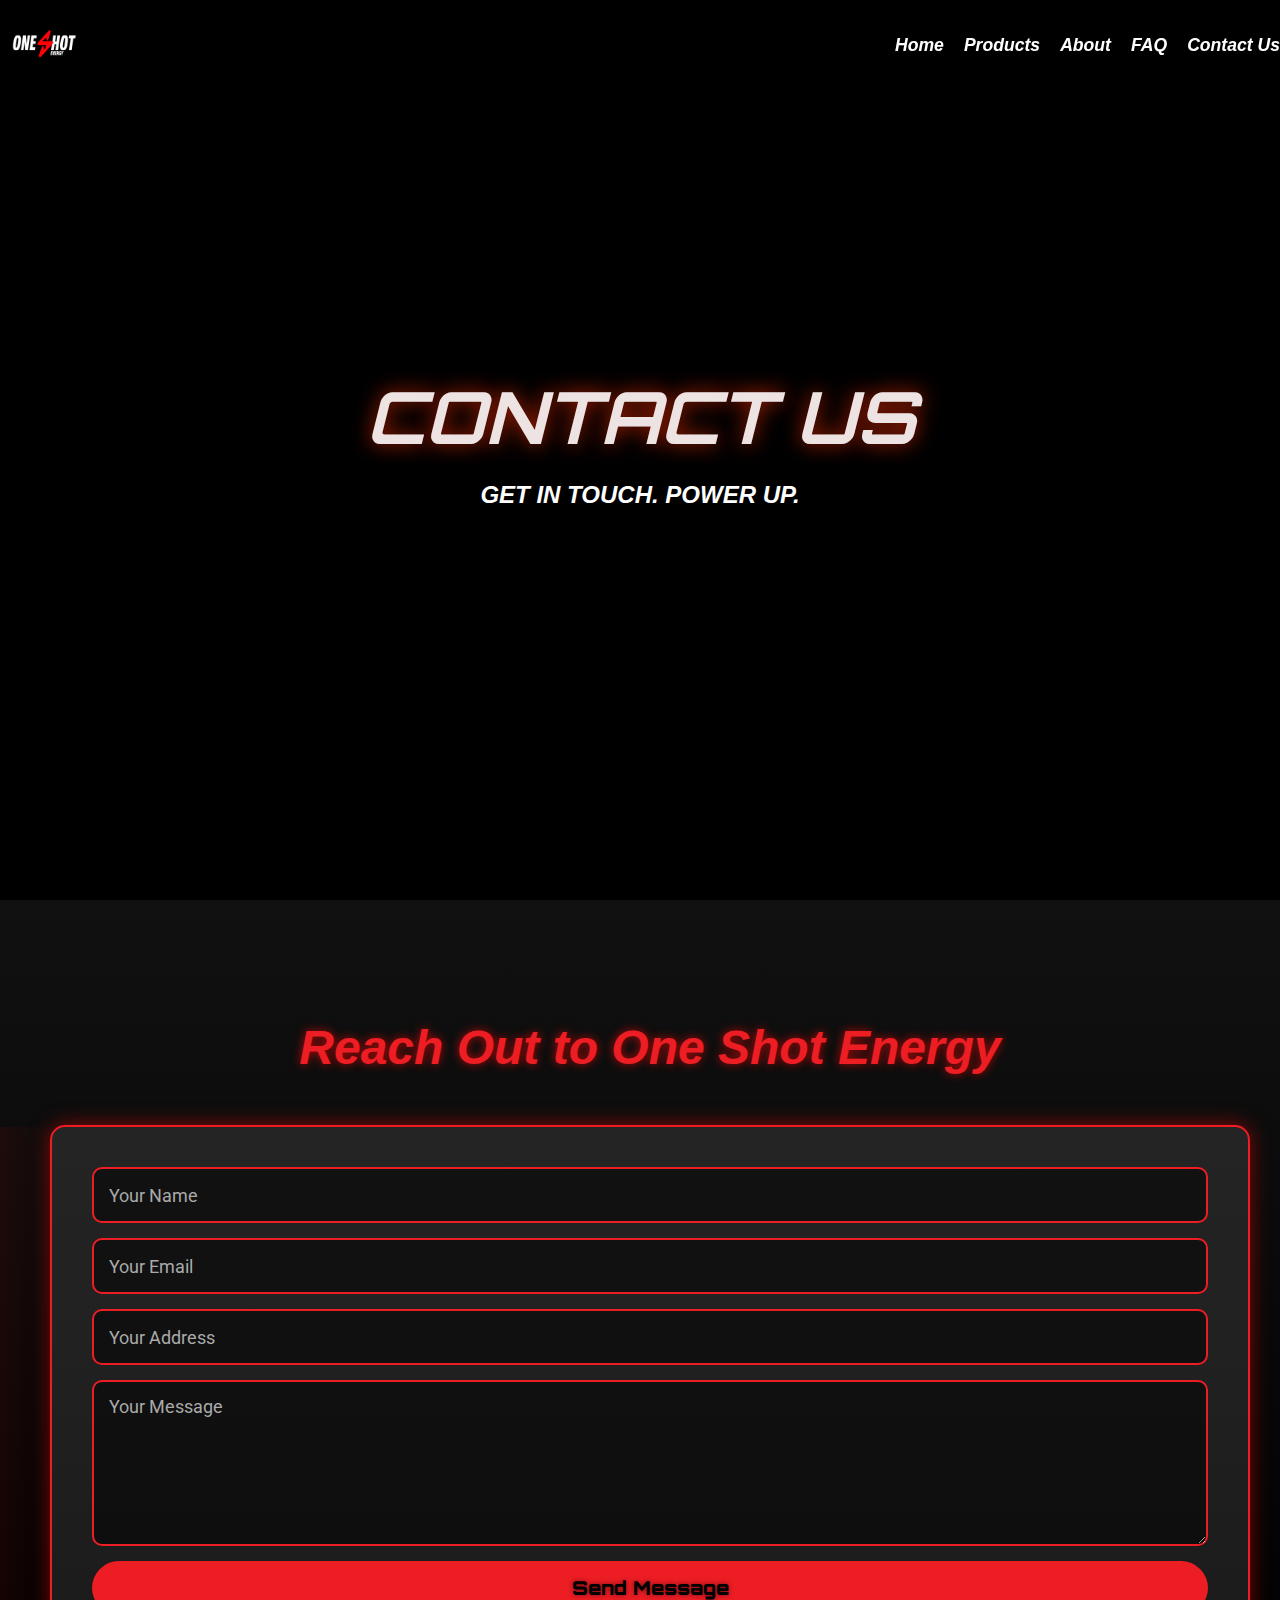
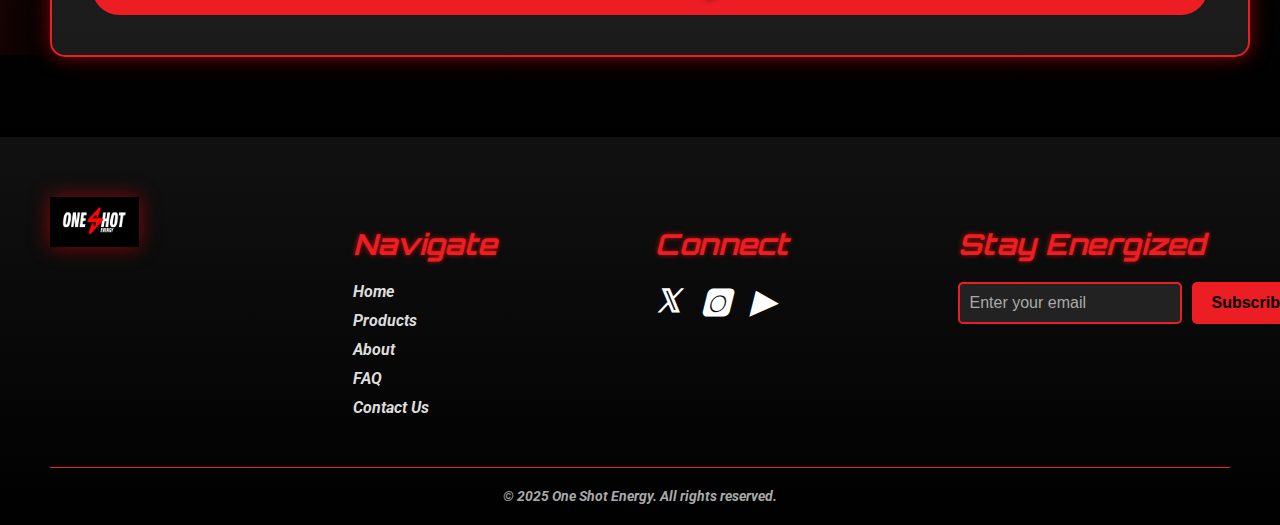
<file: contact.html>
<!DOCTYPE html>
<html lang="en">
<head>
    <meta charset="UTF-8">
    <meta name="viewport" content="width=device-width, initial-scale=1.0">
    <title>Contact Us - One Shot Energy</title>
    <link href="https://fonts.googleapis.com/css2?family=Orbitron:wght@400;700&family=Roboto:wght@400;900&display=swap" rel="stylesheet">
    <link rel="stylesheet" href="css/styles.css">
</head>
<body>
    <header class="hero">
        <div class="nav">
            <a href="index.html" class="logo">
                <img src="images/One_Shot_Logo.png" alt="One Shot Energy Logo">
            </a>
            <div class="burger-menu">
                <span></span>
                <span></span>
                <span></span>
            </div>
            <ul class="nav-menu">
                <li><a href="index.html">Home</a></li>
                <li><a href="products.html">Products</a></li>
                <li><a href="about.html">About</a></li>
                <li><a href="FAQ.html">FAQ</a></li>
                <li><a href="contact.html">Contact Us</a></li>
            </ul>
        </div>
        <video class="hero-video" autoplay muted loop playsinline>
            Your browser does not support the video tag.
        </video>
        <div class="hero-content">
            <h1>CONTACT US</h1>
            <p>GET IN TOUCH. POWER UP.</p>
        </div>
    </header>
    <section class="contact-section">
        <h2>Reach Out to One Shot Energy</h2>
        <div class="contact-form-container">
           <form class="contact-form" action="https://api.web3forms.com/submit" method="POST">
    <input type="hidden" name="access_key" value="e1e4a068-3e40-462d-98be-d25a882fc1d0">
    <input type="text" name="name" placeholder="Your Name" required>
    <input type="email" name="email" placeholder="Your Email" required>
    <input type="text" name="address" placeholder="Your Address" required>
    <textarea name="message" placeholder="Your Message" rows="6" required></textarea>
    <button type="submit">Send Message</button>
</form>

        </div>
    </section>
    <footer class="footer">
        <div class="footer-content">
            <div class="footer-logo">
                <a href="/">
                    <img src="images/One_Shot_Logo.png" alt="One Shot Energy Logo">
                </a>
            </div>
            <div class="footer-links">
                <h3>Navigate</h3>
                <ul>
                    <li><a href="index.html">Home</a></li>
                    <li><a href="products.html">Products</a></li>
                    <li><a href="about.html">About</a></li>
                    <li><a href="FAQ.html">FAQ</a></li>
                    <li><a href="contact.html">Contact Us</a></li>
                </ul>
            </div>
            <div class="footer-social">
                <h3>Connect</h3>
                <div class="social-icons">
                    <a href="https://x.com/zappenergyshots" class="social-icon" data-platform="twitter">𝕏</a>
                    <a href="https://www.instagram.com/oneshot.energy/" class="social-icon" data-platform="instagram">🅾</a>
                    <a href="https://www.youtube.com/@zappenergy" class="social-icon" data-platform="youtube">▶</a>
                </div>
            </div>
            <div class="footer-newsletter">
                <h3>Stay Energized</h3>
                <form class="newsletter-form">
                    <input type="email" placeholder="Enter your email" required>
                    <button type="submit">Subscribe</button>
                </form>
            </div>
        </div>
        <div class="footer-bottom">
            <p>© 2025 One Shot Energy. All rights reserved.</p>
        </div>
    </footer>
    <script src="js/script.js"></script>
</body>
</html>
</file>
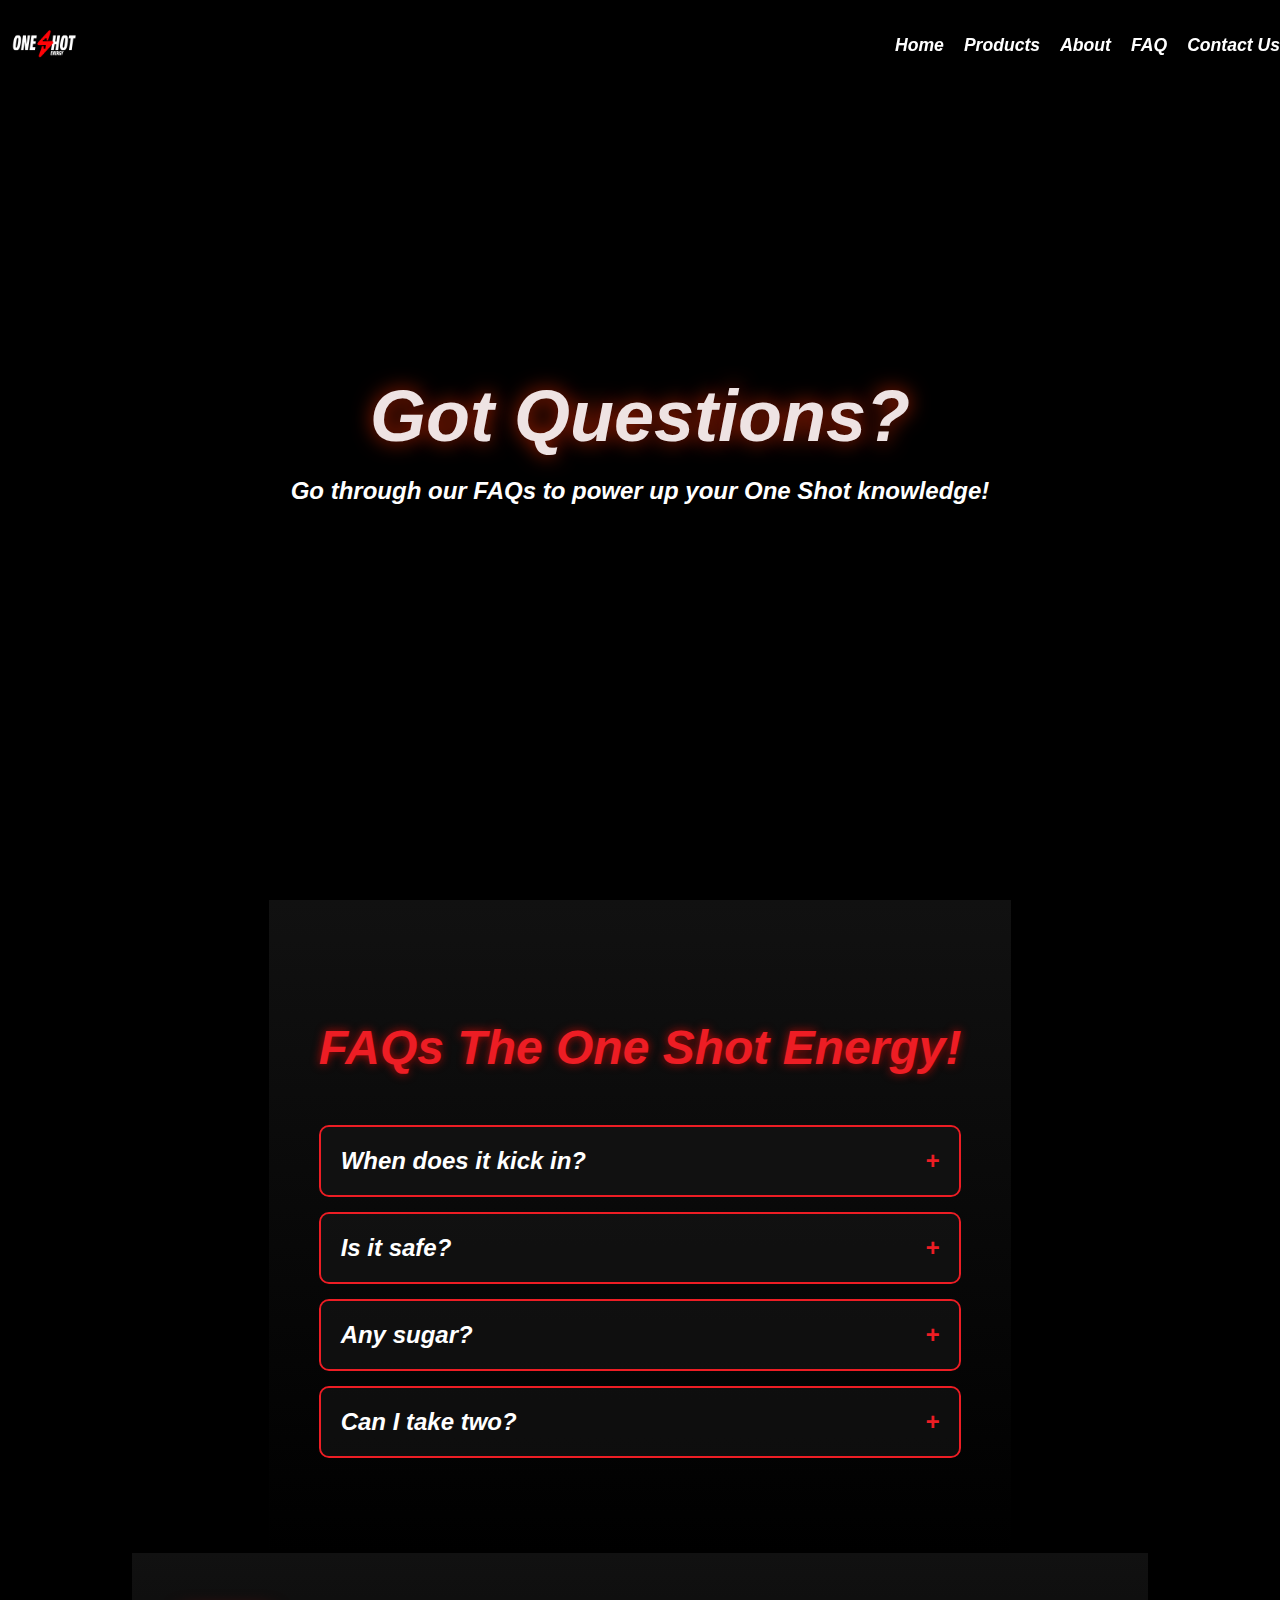
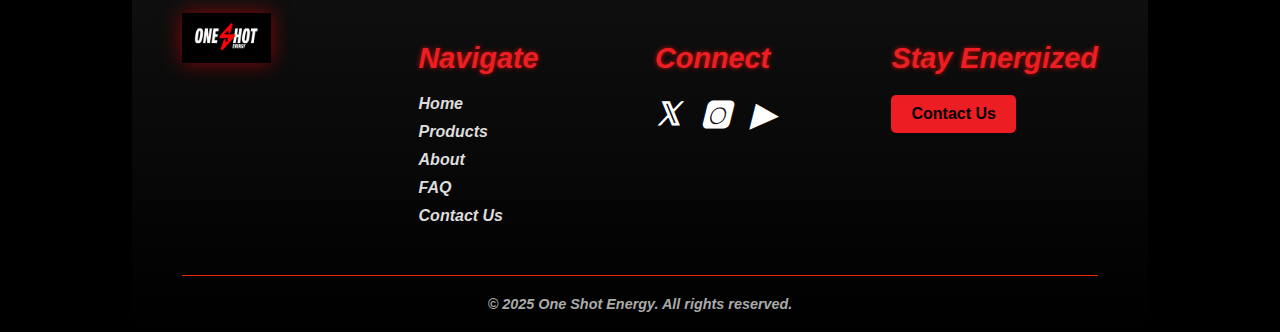
<file: FAQ.html>
<!DOCTYPE html>
<html lang="en">
<head>
    <meta charset="UTF-8">
    <meta name="viewport" content="width=device-width, initial-scale=1.0">
    <title>FAQ - One Shot Energy</title>
    <link href="https://fonts.googleapis.com/css2?family=Bebas+Neue&display=swap" rel="stylesheet">
    <link rel="stylesheet" href="css/styles.css">
</head>
<body>
    <header class="hero">
        <div class="nav">
            <a href="index.html" class="logo">
                <img src="images/One_Shot_Logo.png" alt="One Shot Energy Drink Logo">
            </a>
            <div class="burger-menu">
                <span></span>
                <span></span>
                <span></span>
            </div>
            <ul class="nav-menu">
                <li><a href="index.html">Home</a></li>
                <li><a href="products.html">Products</a></li>
                <li><a href="about.html">About</a></li>
                <li><a href="FAQ.html">FAQ</a></li>
                <li><a href="contact.html">Contact Us</a></li>
            </ul>
        </div>
        <div class="hero-content">
            <h1>Got Questions?</h1>
            <p>Go through our FAQs to power up your One Shot knowledge!</p>
        </div>
    </header>
    <section class="faq-section">
        <h2>FAQs The One Shot Energy!</h2>
        <div class="faq-container">
            <div class="faq-item">
                <div class="faq-question">
                    <h3>When does it kick in?</h3>
                    <span class="faq-toggle">+</span>
                </div>
                <div class="faq-answer">
                    <p> 10–15 mins. Fast like your hustle.</p>
                </div>
            </div>
            <div class="faq-item">
                <div class="faq-question">
                    <h3>Is it safe?</h3>
                    <span class="faq-toggle">+</span>
                </div>
                <div class="faq-answer">
                    <p>Yep. Lab-tested, FSSAI approved, and built for everyday use.</p>
                </div>
            </div>
            <div class="faq-item">
                <div class="faq-question">
                    <h3>Any sugar?</h3>
                    <span class="faq-toggle">+</span>
                </div>
                <div class="faq-answer">
                    <p>Zero. Nada. Zip. Sweetened with sucralose.</p>
                </div>
            </div>
            <div class="faq-item">
                <div class="faq-question">
                    <h3>Can I take two?</h3>
                    <span class="faq-toggle">+</span>
                </div>
                <div class="faq-answer">
                    <p>Max 2 per day. Don’t go overboard.</p>
                </div>
            </div>
        </div>
    </section>
<footer class="footer">
    <div class="footer-content">
        <div class="footer-logo">
            <a href="/">
                <img src="images/One_Shot_Logo.png" alt="One Shot Energy Logo">
            </a>
        </div>
        <div class="footer-links">
            <h3>Navigate</h3>
            <ul>
                <li><a href="index.html">Home</a></li>
                <li><a href="products.html">Products</a></li>
                <li><a href="about.html">About</a></li>
                <li><a href="FAQ.html">FAQ</a></li>
                <li><a href="contact.html">Contact Us</a></li>
            </ul>
        </div>
        <div class="footer-social">
            <h3>Connect</h3>
            <div class="social-icons">
                <a href="https://x.com/zappenergyshots" class="social-icon" data-platform="twitter">𝕏</a>
                <a href="https://www.instagram.com/oneshot.energy/" class="social-icon" data-platform="instagram">🅾</a>
                <a href="https://www.youtube.com/@zappenergy" class="social-icon" data-platform="youtube">▶</a>
            </div>
        </div>
       <div class="footer-newsletter">
    <h3>Stay Energized</h3>
    <a href="contact.html" class="subscribe-link">
        <button>Contact Us</button>
    </a>
</div>
    </div>
    <div class="footer-bottom">
        <p>&copy; 2025 One Shot Energy. All rights reserved.</p>
    </div>
</footer>
    <script src="js/script.js"></script>
</body>
</html>
</file>
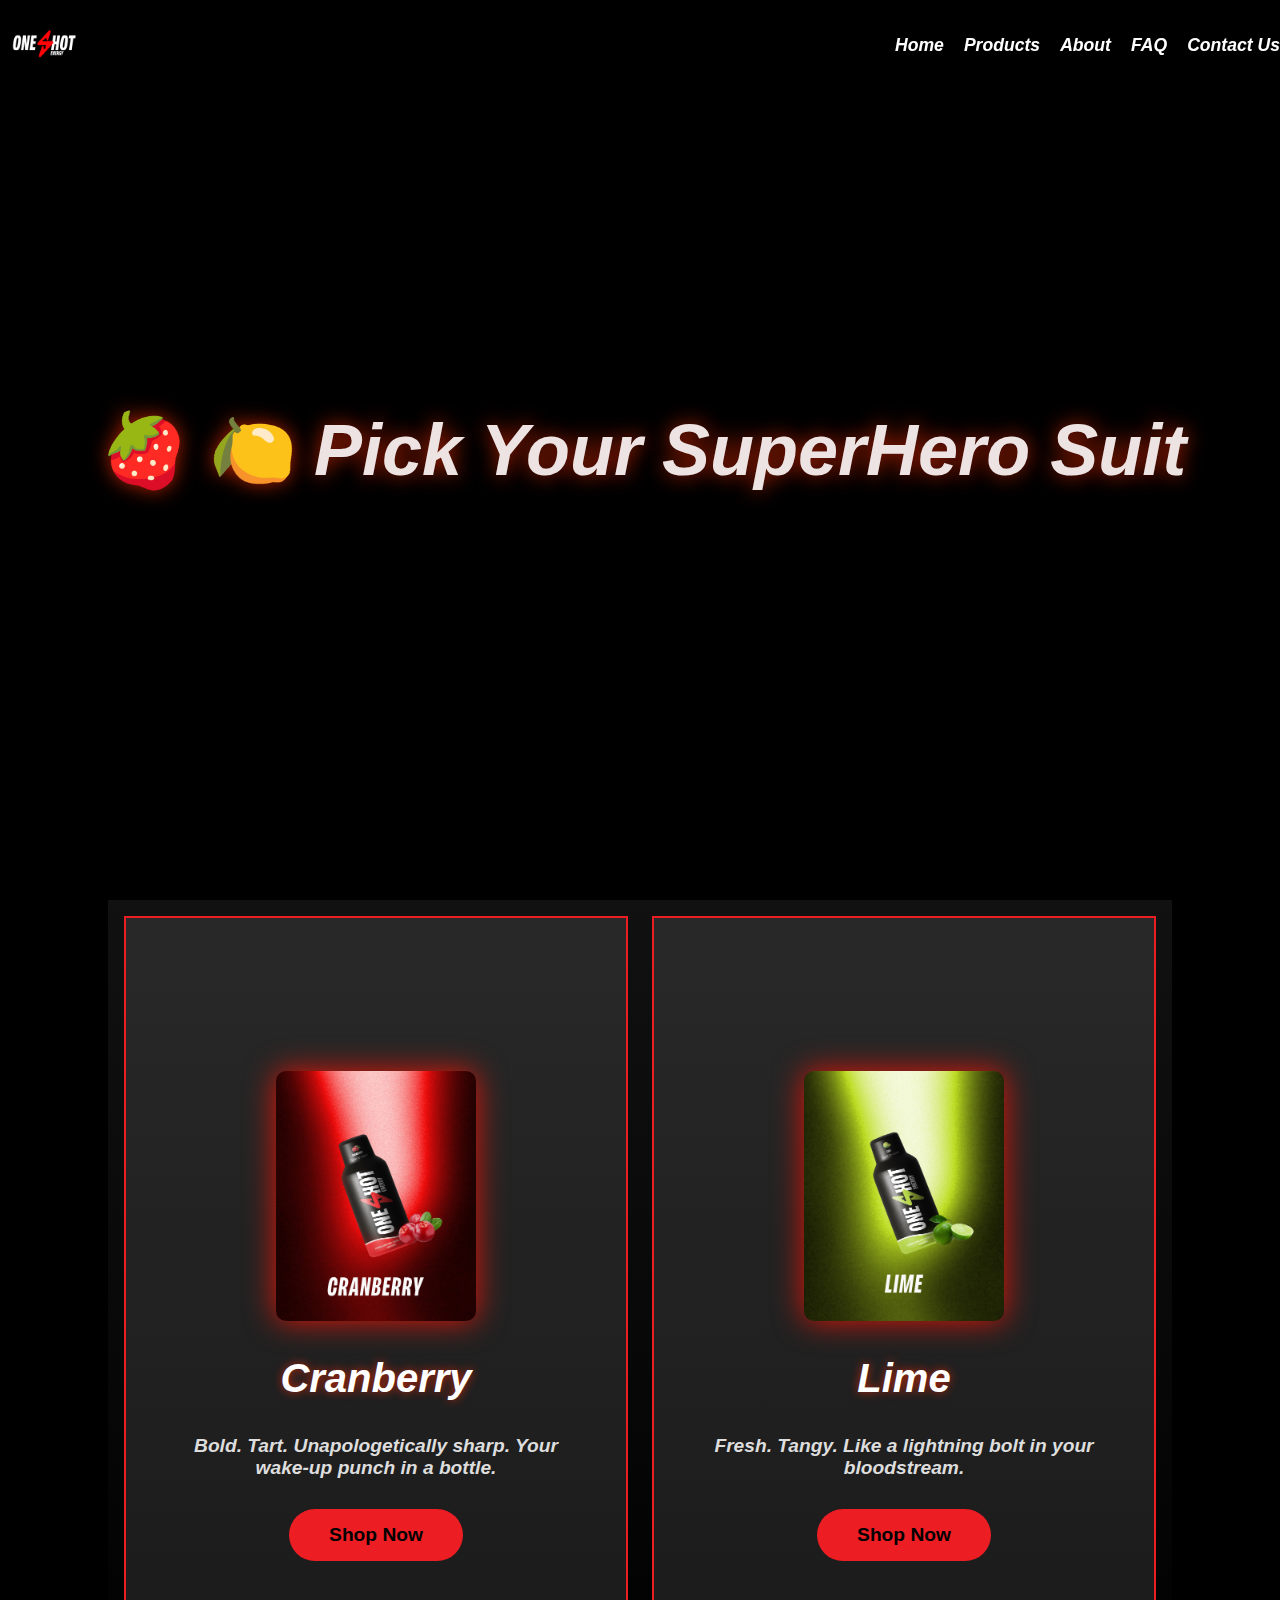
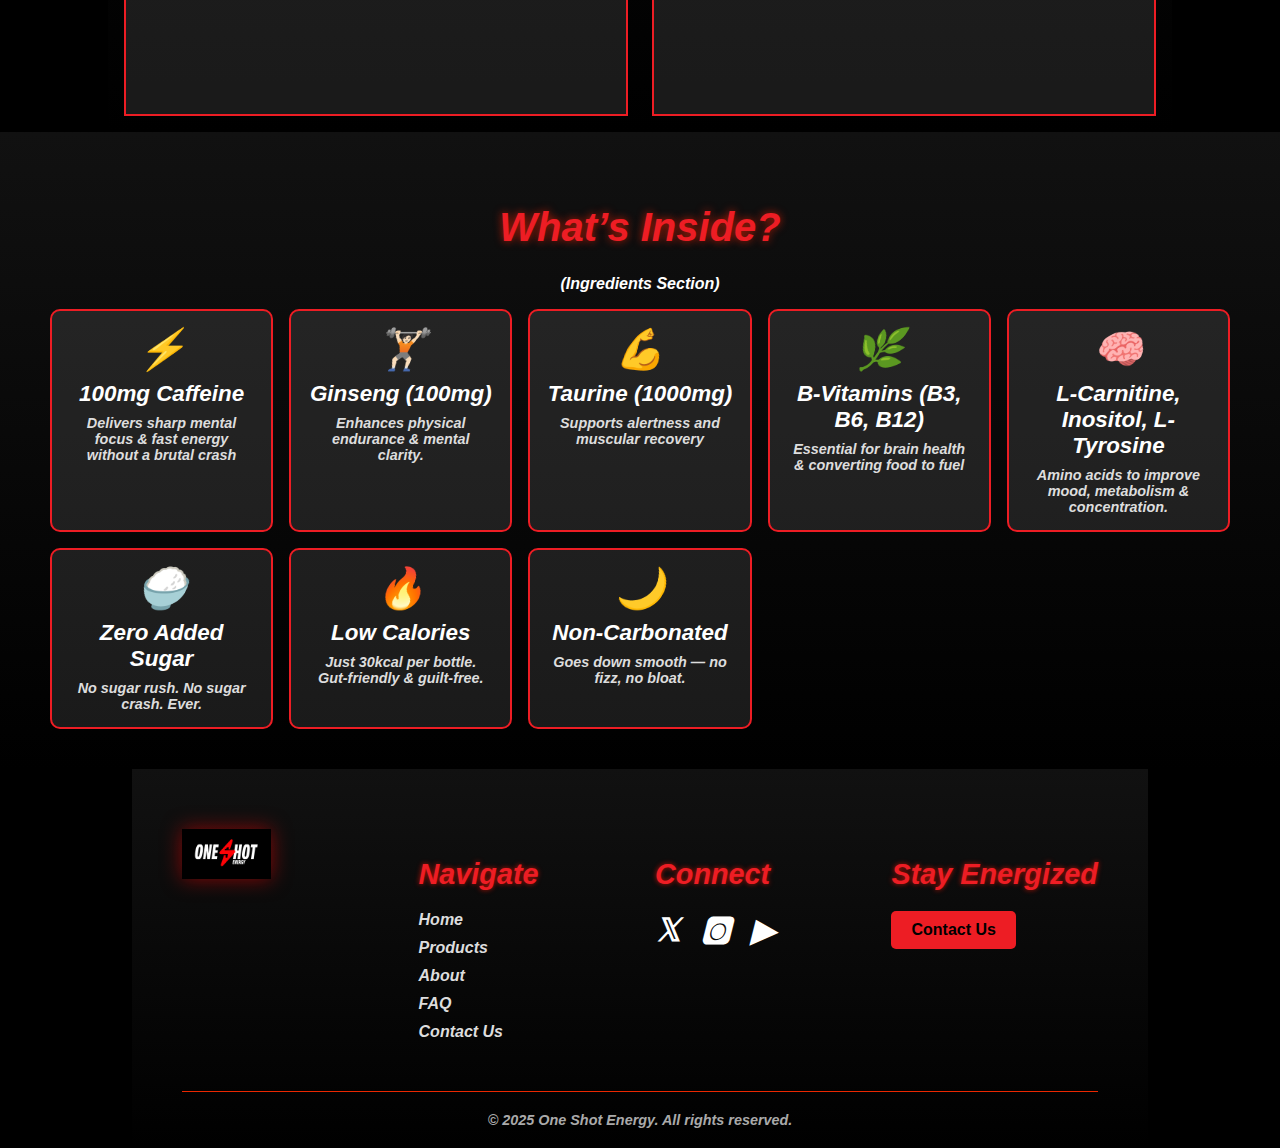
<file: products.html>
<!DOCTYPE html>
<html lang="en">
<head>
    <meta charset="UTF-8">
    <meta name="viewport" content="width=device-width, initial-scale=1.0">
    <title>Products - One Shot Energy</title>
    <link href="https://fonts.googleapis.com/css2?family=Bebas+Neue&display=swap" rel="stylesheet">
    <link rel="stylesheet" href="css/styles.css">
</head>
<body>
    <header class="hero">
        <div class="nav">
            <a href="index.html" class="logo">
                <img src="images/One_Shot_Logo.png" alt="One Shot Energy Drink Logo">
            </a>
            <div class="burger-menu">
                <span></span>
                <span></span>
                <span></span>
            </div>
            <ul class="nav-menu">
                <li><a href="index.html">Home</a></li>
                <li><a href="products.html">Products</a></li>
                <li><a href="about.html">About</a></li>
                <li><a href="FAQ.html">FAQ</a></li>
                <li><a href="contact.html">Contact Us</a></li>
            </ul>
        </div>
        <div class="hero-content">
            <h1>🍓 🍋 Pick Your SuperHero Suit</h1>
    </header>
    <section class="products-section">
        <div class="products-grid">
            <div class="product-card" data-product="original">
                <img src="images/One_Shot_Cranberry.jpg" alt="One_Shot_Cranberryerry_Bottle" style="width: 200px; height: auto;">
                <h3>Cranberry</h3>
                <p>Bold. Tart. Unapologetically sharp. Your wake-up punch in a bottle.</p>
               <a href="contact.html"><button class="buy-button">Shop Now</button></a>
            </div>
            <div class="product-card" data-product="citrus">
                <img src="images/One_Shot_Lime.jpg" alt="One_Shot_Lime_Bottle" style="width: 200px; height: auto;">
                <h3>Lime</h3>
                <p>Fresh. Tangy. Like a lightning bolt in your bloodstream.</p>
                <a href="contact.html"><button class="buy-button">Shop Now</button></a>
            </div>
        </div>
    </section>
     <section class="features-section">
    <h2>What’s Inside?</h2>
    <p>(Ingredients Section)</p>
    <div class="features-grid">
        <div class="feature-card" data-feature="1">
            <div class="feature-icon">⚡</div>
            <h3>100mg Caffeine</h3>
            <p>Delivers sharp mental focus & fast energy without a brutal crash</p>
        </div>
        <div class="feature-card" data-feature="2">
            <div class="feature-icon">🏋🏻</div>
            <h3>Ginseng (100mg)</h3>
            <p>Enhances physical endurance & mental clarity.</p>
        </div>
        <div class="feature-card" data-feature="3">
            <div class="feature-icon">💪</div>
            <h3>Taurine (1000mg)</h3>
            <p>Supports alertness and muscular recovery</p>
        </div>
        <div class="feature-card" data-feature="4">
            <div class="feature-icon">🌿</div>
            <h3>B-Vitamins (B3, B6, B12)</h3>
            <p>Essential for brain health & converting food to fuel</p>
        </div>
        <div class="feature-card" data-feature="5">
            <div class="feature-icon">🧠</div>
            <h3>L-Carnitine, Inositol, L-Tyrosine</h3>
            <p>Amino acids to improve mood, metabolism & concentration.</p>
        </div>
        <div class="feature-card" data-feature="6">
            <div class="feature-icon">🍚</div>
            <h3>Zero Added Sugar</h3>
            <p>No sugar rush. No sugar crash. Ever.</p>
        </div>
        <div class="feature-card" data-feature="7">
            <div class="feature-icon">🔥</div>
            <h3>Low Calories</h3>
            <p>Just 30kcal per bottle. Gut-friendly & guilt-free.</p>
        </div>
        <div class="feature-card" data-feature="8">
            <div class="feature-icon">🌙</div>
            <h3>Non-Carbonated</h3>
            <p>Goes down smooth — no fizz, no bloat.</p>
        </div>
    </div>
</section>
<footer class="footer">
    <div class="footer-content">
        <div class="footer-logo">
            <a href="/">
                <img src="images/One_Shot_Logo.png" alt="One Shot Energy Logo">
            </a>
        </div>
        <div class="footer-links">
            <h3>Navigate</h3>
            <ul>
                <li><a href="index.html">Home</a></li>
                <li><a href="products.html">Products</a></li>
                <li><a href="about.html">About</a></li>
                <li><a href="FAQ.html">FAQ</a></li>
                <li><a href="contact.html">Contact Us</a></li>
            </ul>
        </div>
        <div class="footer-social">
            <h3>Connect</h3>
            <div class="social-icons">
                <a href="https://x.com/zappenergyshots" class="social-icon" data-platform="twitter">𝕏</a>
                <a href="https://www.instagram.com/oneshot.energy/" class="social-icon" data-platform="instagram">🅾</a>
                <a href="https://www.youtube.com/@zappenergy" class="social-icon" data-platform="youtube">▶</a>
            </div>
        </div>
       <div class="footer-newsletter">
    <h3>Stay Energized</h3>
    <a href="contact.html" class="subscribe-link">
        <button>Contact Us</button>
    </a>
</div>
    </div>
    <div class="footer-bottom">
        <p>&copy; 2025 One Shot Energy. All rights reserved.</p>
    </div>
</footer>
    <script src="js/script.js"></script>
</body>
</html>
</file>
<file: css/styles.css>
body {
    margin: 0;
    padding: 0;
    font-family: 'Futura Std', sans-serif;
    font-weight: bold;
    font-style: oblique;
    background: #000;
    color: #fff;
    overflow-x: hidden;
    display: flex;
    flex-direction: column;
    align-items: center;
}

.hero {
    width: 100%;
    height: 100vh;
    position: relative;
    display: flex;
    flex-direction: column;
    align-items: center;
    justify-content: center;
    text-align: center;
    overflow: hidden;
}

.hero-video {
    position: absolute;
    top: 0;
    left: 0;
    width: 100%;
    height: 100%;
    object-fit: cover;
    z-index: -1;
    opacity: 0.7;
}

.hero::before {
    content: '';
    position: absolute;
    top: 0;
    left: 0;
    width: 100%;
    height: 100%;
    background: linear-gradient(to bottom, rgba(0,0,0,0.7), rgba(0,0,0,0.9));
    z-index: -1;
}

.nav {
    position: fixed;
    top: 0;
    width: 100%;
    display: flex;
    justify-content: space-between;
    align-items: center;
    padding: 20px 50px;
    background: rgba(0,0,0,0.5);
    z-index: 1000;
    transition: background 0.3s;
}

.nav.scrolled {
    background: rgba(0,0,0,0.9);
}

.logo {
    display: flex;
    align-items: center;
}

.logo img {
    height: 50px;
    width: auto;
}

.burger-menu {
    display: none;
    flex-direction: column;
    cursor: pointer;
    z-index: 1001;
}

.burger-menu span {
    width: 25px;
    height: 3px;
    background: #fff;
    margin: 3px 0;
    transition: all 0.3s ease;
}

.burger-menu.active span:nth-child(1) {
    transform: rotate(45deg) translate(5px, 5px);
}

.burger-menu.active span:nth-child(2) {
    opacity: 0;
}

.burger-menu.active span:nth-child(3) {
    transform: rotate(-45deg) translate(7px, -7px);
}

.nav-menu {
    list-style: none;
    display: flex;
    gap: 20px;
    margin: 0;
    padding: 0;
}

.nav-menu li a {
    color: #fff;
    text-decoration: none;
    font-size: 1.1rem;
    transition: color 0.3s;
}

.nav-menu li a:hover {
    color: #ed1d24;
}

@media (max-width: 768px) {
    .burger-menu {
        display: flex;
    }

    .nav-menu {
        position: fixed;
        top: 0;
        right: -100%;
        height: 100vh;
        width: 250px;
        background: rgba(0,0,0,0.95);
        flex-direction: column;
        align-items: center;
        justify-content: center;
        transition: right 0.3s ease;
        padding: 0;
    }

    .nav-menu.active {
        right: 0;
    }

    .nav-menu li {
        margin: 20px 0;
    }

    .nav-menu li a {
        font-size: 1.5rem;
    }
}

.hero-content {
    position: relative;
    z-index: 1;
}

.hero-content h1 {
    font-family: 'Orbitron', sans-serif;
    font-size: 4.5rem;
    margin: 0;
    color: #eee3e3;
    text-shadow: 0 0 20px rgba(255, 47, 0, 0.7);
    animation: glow 2s infinite alternate;
}

@keyframes glow {
    from {
        text-shadow: 0 0 10px rgba(255, 0, 0, 0.7);
    }
    to {
        text-shadow: 0 0 30px rgba(255, 42, 0, 0.829);
    }
}

.hero-content p {
    font-size: 1.5rem;
    margin: 20px 0;
    color: #ffffff;
}

.Intro {
  display: flex;
  justify-content: center;
  align-items: center;
  text-align: center;
  padding: 40px 20px;
}

.intro-text {
  font-size: 1.4rem;
  max-width: 700px;
  line-height: 1.6;
  color: #ffffff; 
}

.intro-text br{
    line-height: 2;
}

.Intro p {
  display: block;
  width: 100%; /* ensures full width */
  margin: 0 0 1em 0; /* optional spacing */
}

.cta-button {
    padding: 15px 40px;
    font-size: 1.2rem;
    background: #ffffff;
    border: none;
    color: rgba(255, 21, 0, 0.7);
    font-weight: 900;
    cursor: pointer;
    border-radius: 50px;
    transition: transform 0.3s, box-shadow 0.3s;
}

.cta-button:hover {
    transform: scale(1.1);
    box-shadow: 0 0 20px rgba(255, 21, 0, 0.7);
    background: rgba(255, 21, 0, 0.7);
    color: #ffffff;
}

.product-showcase {
    padding: 40px 20px;
    background: #111;
    text-align: center;
    max-width: 1200px;
    width: 100%;
    margin: 0 auto;
    box-sizing: border-box;
}

.product-showcase h2 {
    font-family: 'Orbitron', sans-serif;
    font-size: clamp(2rem, 5vw, 2.5rem);
    color: #ed1d24;
    margin-bottom: 30px;
}

.products-grid {
    display: grid;
    grid-template-columns: repeat(auto-fit, minmax(250px, 1fr));
    gap: 1.5rem;
    padding: 1rem;
}

.product-card {
    margin: 0;
    width: 100%;
    text-align: center;
    transition: transform 0.3s ease;
    box-sizing: border-box;
}

.product-card h3 {
    font-family: 'Orbitron', sans-serif;
    font-size: clamp(1.2rem, 3vw, 1.5rem);
    color: #fff;
    margin: 10px 0;
}

.product-card p {
    font-size: clamp(0.9rem, 2.5vw, 1rem);
    color: #ddd;
    padding: 0 10px;
}

.product-card:hover {
    transform: translateY(-10px);
}

.product-card img {
    width: 100%;
    height: auto;
    display: block;
    transition: transform 0.3s ease;
}

.product-card img:hover {
    transform: scale(1.05);
}

/* Mobile-specific styles */
@media screen and (max-width: 768px) {
    .product-showcase {
        padding: 20px 10px;
    }

    .product-showcase h2 {
        font-size: clamp(1.8rem, 4vw, 2rem);
        margin-bottom: 20px;
    }

    .products-grid {
        grid-template-columns: repeat(auto-fit, minmax(200px, 1fr));
        gap: 1rem;
        padding: 0.5rem;
    }

    .product-card {
        margin: 0;
    }

    .product-card h3 {
        font-size: clamp(1rem, 3vw, 1.3rem);
    }

    .product-card p {
        font-size: clamp(0.8rem, 2vw, 0.9rem);
    }
}

/* Small mobile devices */
@media screen and (max-width: 480px) {
    .products-grid {
        grid-template-columns: 1fr;
        gap: 0.75rem;
    }

    .product-showcase {
        padding: 15px 5px;
    }
}

.features-section {
    padding: 40px 15px;
    background: linear-gradient(to bottom, #111, #000);
    text-align: center;
    overflow: hidden;
    box-sizing: border-box;
    width: 100%;
}

.features-section h2 {
    font-family: 'Orbitron', sans-serif;
    font-size: clamp(1.8rem, 5vw, 2.5rem);
    color: #ed1d24;
    text-shadow: 0 0 8px rgba(255, 34, 0, 0.7);
    margin-bottom: 25px;
    animation: pulse 1.5s infinite alternate;
}

@keyframes pulse {
    from {
        transform: scale(1);
    }
    to {
        transform: scale(1.05);
    }
}

.features-grid {
    display: grid;
    grid-template-columns: repeat(auto-fit, minmax(200px, 1fr));
    gap: 1rem;
    max-width: 1200px;
    margin: 0 auto;
    padding: 0 10px;
    box-sizing: border-box;
}

.feature-card {
    background: rgba(255, 255, 255, 0.1);
    border: 2px solid #ed1d24;
    border-radius: 10px;
    padding: 15px;
    text-align: center;
    transition: transform 0.3s ease, box-shadow 0.3s ease;
    position: relative;
    overflow: hidden;
}

.feature-card:hover {
    transform: translateY(-8px) rotate(2deg);
    box-shadow: 0 0 20px rgba(255, 0, 0, 0.7);
}

.feature-icon {
    font-size: clamp(1.8rem, 4vw, 2.5rem);
    margin-bottom: 8px;
    color: #ed1d24;
    animation: bounce 2s infinite;
}

@keyframes bounce {
    0%, 20%, 50%, 80%, 100% {
        transform: translateY(0);
    }
    40% {
        transform: translateY(-8px);
    }
    60% {
        transform: translateY(-4px);
    }
}

.feature-card h3 {
    font-family: 'Orbitron', sans-serif;
    font-size: clamp(1.2rem, 3vw, 1.4rem);
    color: #fff;
    margin: 8px 0;
}

.feature-card p {
    font-size: clamp(0.8rem, 2.5vw, 0.9rem);
    color: #ddd;
    margin: 0;
    padding: 0 5px;
}

.feature-card::before {
    content: '';
    position: absolute;
    top: 0;
    left: -100%;
    width: 100%;
    height: 100%;
    background: linear-gradient(90deg, transparent, rgba(253, 0, 0, 0.916), transparent);
    transition: 0.5s;
}

.feature-card:hover::before {
    left: 100%;
}

/* Tablet and mobile styles */
@media screen and (max-width: 768px) {
    .features-section {
        padding: 20px 10px;
    }

    .features-section h2 {
        font-size: clamp(1.6rem, 4vw, 2rem);
        margin-bottom: 20px;
        text-shadow: 0 0 6px rgba(255, 34, 0, 0.7);
        /* Reduce animation intensity on mobile */
        animation: none;
    }

    .features-grid {
        grid-template-columns: repeat(auto-fit, minmax(160px, 1fr));
        gap: 0.75rem;
        padding: 0 5px;
    }

    .feature-card {
        border-radius: 8px;
        padding: 10px;
        /* Disable hover effects and animations on mobile */
        transform: none;
        box-shadow: none;
        animation: none;
    }

    .feature-card:hover {
        transform: none;
        box-shadow: none;
    }

    .feature-card:hover::before {
        left: -100%;
    }

    .feature-icon {
        font-size: clamp(1.6rem, 3.5vw, 2rem);
        animation: none; /* Disable bounce animation on mobile */
    }

    .feature-card h3 {
        font-size: clamp(1rem, 2.5vw, 1.2rem);
    }

    .feature-card p {
        font-size: clamp(0.75rem, 2vw, 0.85rem);
    }
}

/* Small mobile devices */
@media screen and (max-width: 480px) {
    .features-grid {
        grid-template-columns: 1fr;
        gap: 0.5rem;
    }

    .features-section {
        padding: 15px 5px;
    }

    .feature-card {
        padding: 8px;
    }
}
.footer {
    background: linear-gradient(to top, #000, #111);
    padding: 60px 50px 20px;
    color: #fff;
    font-family: 'Roboto', sans-serif;
    position: relative;
    overflow: hidden;
}

.footer-content {
    display: grid;
    grid-template-columns: repeat(auto-fit, minmax(200px, 1fr));
    gap: 30px;
    max-width: 1200px;
    margin: 0 auto 40px;
}

.footer-logo img {
    height: 50px;
    width: auto;
    filter: drop-shadow(0 0 10px rgba(255, 0, 0, 0.5));
    transition: transform 0.3s;
}

.footer-logo img:hover {
    transform: scale(1.1);
}

.footer-links h3,
.footer-social h3,
.footer-newsletter h3 {
    font-family: 'Orbitron', sans-serif;
    font-size: 1.8rem;
    color: #ed1d24;
    margin-bottom: 20px;
    text-shadow: 0 0 5px rgba(255, 21, 0, 0.7);
}

.footer-links ul {
    list-style: none;
    padding: 0;
    margin: 0;
}

.footer-links ul li {
    margin-bottom: 10px;
}

.footer-links ul li a {
    color: #ddd;
    text-decoration: none;
    font-size: 1rem;
    transition: color 0.3s;
}

.footer-links ul li a:hover {
    color: #ed1d24;
}

.footer-social .social-icons {
    display: flex;
    gap: 20px;
}

.social-icon {
    font-size: 2rem;
    color: #fff;
    text-decoration: none;
    transition: transform 0.3s, color 0.3s;
    position: relative;
}

.social-icon:hover {
    transform: scale(1.3);
    color: #ed1d24;
}

.social-icon::after {
    content: '';
    position: absolute;
    bottom: -5px;
    left: 50%;
    width: 0;
    height: 2px;
    background: #ed1d24;
    transition: width 0.3s, left 0.3s;
}

.social-icon:hover::after {
    width: 100%;
    left: 0;
}

.footer-newsletter .newsletter-form {
    display: flex;
    gap: 10px;
}

.footer-newsletter input {
    padding: 10px;
    font-size: 1rem;
    border: 2px solid #ed1d24;
    background: rgba(255,255,255,0.1);
    color: #fff;
    border-radius: 5px;
    outline: none;
    width: 200px;
}

.footer-newsletter input::placeholder {
    color: #aaa;
}

.footer-newsletter button {
    padding: 10px 20px;
    font-size: 1rem;
    background: #ed1d24;
    border: none;
    color: #000;
    font-weight: 900;
    cursor: pointer;
    border-radius: 5px;
    transition: transform 0.3s, box-shadow 0.3s;
}

.footer-newsletter button:hover {
    transform: scale(1.05);
    box-shadow: 0 0 15px rgba(255, 21, 0, 0.7);
}

.footer-bottom {
    text-align: center;
    padding-top: 20px;
    border-top: 1px solid rgba(255, 42, 0, 0.922);
}

.footer-bottom p {
    margin: 0;
    font-size: 0.9rem;
    color: #aaa;
}

.footer::before {
    content: '';
    position: absolute;
    top: 0;
    left: -100%;
    width: 100%;
    height: 100%;
    background: linear-gradient(90deg, transparent, rgba(255, 38, 0, 0.864), transparent);
    transition: 1s;
    pointer-events: none;
}

.footer:hover::before {
    left: 100%;
}

@media (max-width: 768px) {
    .footer-content {
        grid-template-columns: 1fr;
        text-align: center;
    }

    .footer-social .social-icons {
        justify-content: center;
    }

    .footer-newsletter .newsletter-form {
        flex-direction: column;
        align-items: center;
    }

    .footer-newsletter input {
        width: 100%;
        max-width: 300px;
    }
}

.faq-section, .about-section, .intro-section {
    padding: 80px 50px;
    background: linear-gradient(to bottom, #111, #000);
    text-align: center;
    color: #fff;
    font-family: 'Roboto', sans-serif;
}

.faq-section h2, .about-section h2, .intro-section h2 {
    font-family: 'Orbitron', sans-serif;
    font-size: 3rem;
    color: #ed1d24;
    text-shadow: 0 0 10px rgba(251, 8, 4, 0.7);
    margin-bottom: 50px;
    animation: pulse 1.5s infinite alternate;
}

@keyframes pulse {
    from {
        transform: scale(1);
    }
    to {
        transform: scale(1.05);
    }
}

.faq-container {
    max-width: 800px;
    margin: 0 auto;
}

.faq-item {
    background: rgba(255,255,255,0.1);
    border: 2px solid #ed1d24;
    border-radius: 10px;
    margin-bottom: 15px;
    overflow: hidden;
    transition: transform 0.3s, box-shadow 0.3s;
    cursor: pointer;
}

.faq-item:hover {
    transform: translateY(-5px);
    box-shadow: 0 0 20px rgba(255, 13, 0, 0.7);
}

.faq-question {
    display: flex;
    justify-content: space-between;
    align-items: center;
    padding: 20px;
    background: rgba(0,0,0,0.5);
}

.faq-question h3 {
    font-family: 'Orbitron', sans-serif;
    font-size: 1.5rem;
    color: #fff;
    margin: 0;
    display: flex;
    align-items: center;
    gap: 10px;
}

.faq-toggle {
    font-size: 1.5rem;
    color: #ed1d24;
    transition: transform 0.3s;
}

.faq-item.active .faq-toggle {
    transform: rotate(45deg);
}

.faq-answer {
    max-height: 0;
    overflow: hidden;
    transition: max-height 0.3s ease;
    background: rgba(0,0,0,0.8);
}

.faq-answer p {
    padding: 20px;
    margin: 0;
    font-size: 1rem;
    color: #ddd;
}

.faq-item.active .faq-answer {
    max-height: 200px; /* Adjust based on content */
}

.faq-item::before {
    content: '';
    position: absolute;
    top: 0;
    left: -100%;
    width: 100%;
    height: 100%;
    background: linear-gradient(90deg, transparent, rgba(255, 0, 0, 0.992), transparent);
    transition: 0.5s;
    pointer-events: none;
}

.faq-item:hover::before {
    left: 100%;
}

@media (max-width: 768px) {
    .faq-section {
        padding: 60px 20px;
    }

    .faq-question h3 {
        font-size: 1.2rem;
    }

    .faq-answer p {
        font-size: 0.9rem;
    }
}

.products-section {
    padding: 0;
    background: linear-gradient(to bottom, #111, #000);
    color: #fff;
    font-family: 'Roboto', sans-serif;
    min-height: calc(100vh - 100px); /* Adjust for header/footer */
}

.products-grid {
    display: flex;
    flex-direction: row;
    height: calc(100vh - 100px); /* Full viewport minus header/footer */
    margin: 0;
}

.product-card {
    flex: 1;
    background: rgba(255,255,255,0.1);
    border: 2px solid #ed1d24;
    border-radius: 0;
    padding: 40px;
    text-align: center;
    transition: transform 0.3s, box-shadow 0.3s;
    position: relative;
    overflow: hidden;
    cursor: pointer;
    display: flex;
    flex-direction: column;
    justify-content: center;
    align-items: center;
}

.product-card:hover {
    transform: scale(1.02);
    box-shadow: 0 0 40px rgba(255, 13, 0, 0.7);
}

.product-card img {
    width: 100%;
    max-width: 400px;
    height: auto;
    object-fit: contain;
    border-radius: 10px;
    margin-bottom: 20px;
    filter: drop-shadow(0 0 15px rgba(250, 19, 2, 0.897));
}

.product-card h3 {
    font-family: 'Orbitron', sans-serif;
    font-size: 2.5rem;
    color: #fff;
    margin: 15px 0;
    display: flex;
    justify-content: center;
    align-items: center;
    gap: 10px;
    text-shadow: 0 0 10px rgba(255, 42, 0, 0.7);
}

.product-card p {
    font-size: 1.2rem;
    color: #ddd;
    margin-bottom: 30px;
    max-width: 400px;
}

.buy-button {
    padding: 15px 40px;
    font-size: 1.2rem;
    background: #ed1d24;
    border: none;
    color: #000;
    font-weight: 900;
    cursor: pointer;
    border-radius: 50px;
    transition: transform 0.3s, box-shadow 0.3s;
}

.buy-button:hover {
    transform: scale(1.1);
    box-shadow: 0 0 25px rgba(255, 10, 6, 0.7);
}

.product-card::before {
    content: '';
    position: absolute;
    top: 0;
    left: -100%;
    width: 100%;
    height: 100%;
    background: linear-gradient(90deg, transparent, rgba(255, 1, 1, 0.925), transparent);
    transition: 0.5s;
    pointer-events: none;
}

.product-card:hover::before {
    left: 100%;
}

@media (max-width: 768px) {
    .products-grid {
        flex-direction: column;
        height: auto;
    }

    .product-card {
        flex: none;
        width: 100%;
        min-height: 50vh;
        padding: 20px;
        border-radius: 10px;
        margin-bottom: 20px;
    }

    .product-card h3 {
        font-size: 2rem;
    }

    .product-card p {
        font-size: 1rem;
    }
}

.about-image {
    width: 100%;
    max-width: 600px;
    margin: 20px auto;
    display: block;
    border-radius: 10px;
    box-shadow:
        0 0 20px red,
        0 0 40px red,
        0 0 60px red;
}

.contact-section {
    padding: 80px 50px;
    background: linear-gradient(to bottom, #111, #000);
    text-align: center;
    color: #fff;
    font-family: 'Bebas Neue', sans-serif;
    max-width: 1200px;
    width: 100%;
    margin: 0 auto;
    position: relative;
    overflow: hidden;
}

.contact-section h2 {
    font-family: 'Bebas Neue', sans-serif;
    font-size: 3rem;
    color: #ed1d24;
    text-shadow: 0 0 10px rgba(251, 8, 4, 0.7);
    margin-bottom: 50px;
    animation: pulse 1.5s infinite alternate;
}

.contact-form-container {
    max-width: 100%; /* Increased width for better alignment with site */
    margin: 20 auto;
    background: rgba(255,255,255,0.1);
    border: 2px solid #ed1d24;
    border-radius: 15px;
    padding: 40px;
    position: relative;
    box-shadow: 0 0 20px rgba(255, 0, 0, 0.5);
    transition: transform 0.3s, box-shadow 0.3s;
    display: flex;
    grid-template-columns: 1fr; /* Single column for form */
    gap: 20px;
}

.contact-form-container:hover {
    transform: translateY(-10px);
    box-shadow: 0 0 30px rgba(255, 0, 0, 0.7);
}

.contact-form-container::before {
    content: '';
    position: absolute;
    top: 0;
    left: -100%;
    width: 100%;
    height: 100%;
    background: linear-gradient(90deg, transparent, rgba(255, 0, 0, 0.9), transparent);
    transition: 0.5s;
    pointer-events: none;
}

.contact-form-container:hover::before {
    left: 100%;
}

.contact-form {
  display: flex;
  flex-direction: column;
  gap: 15px;
  width: 100%;
}

.contact-form input,
.contact-form textarea {
    padding: 15px;
    font-size: 1.1rem;
    font-family: 'Orbitron', sans-serif;
    border: 2px solid #ed1d24;
    background: rgba(0,0,0,0.5);
    color: #fff;
    border-radius: 10px;
    outline: none;
    width: 100%;
    box-sizing: border-box;
    transition: transform 0.3s, box-shadow 0.3s, border-color 0.3s;
    text-shadow: 0 0 5px rgba(255, 0, 0, 0.7);
}

.contact-form input::placeholder,
.contact-form textarea::placeholder {
    color: #aaa;
    font-family: 'Roboto', sans-serif;
    text-shadow: none;
}

.contact-form input:focus,
.contact-form textarea:focus {
    transform: scale(1.02);
    border-color: #ff4d4d;
    box-shadow: 0 0 20px rgba(255, 21, 0, 0.7);
}

.contact-form input:nth-child(1),
.contact-form input:nth-child(2) {
    grid-column: span 1; /* Name and Email in two columns */
}

.contact-form input:nth-child(3) {
    grid-column: span 2; /* Subject spans both columns */
}

.contact-form textarea {
    grid-column: span 2; /* Message spans both columns */
    resize: vertical;
    min-height: 150px;
}

.contact-form button {
    grid-column: span 2; /* Button spans both columns */
    justify-self: center;
    padding: 15px 40px;
    font-size: 1.2rem;
    font-family: 'Orbitron', sans-serif;
    background: #ed1d24;
    border: none;
    color: #000;
    font-weight: 900;
    cursor: pointer;
    border-radius: 50px;
    transition: transform 0.3s, box-shadow 0.3s;
    position: relative;
    overflow: hidden;
    text-shadow: 0 0 5px rgba(0, 0, 0, 0.5);
}

.contact-form button:hover {
    transform: scale(1.1);
    box-shadow: 0 0 25px rgba(255, 10, 6, 0.7);
}

.contact-form button::before {
    content: '';
    position: absolute;
    top: 0;
    left: -100%;
    width: 100%;
    height: 100%;
    background: linear-gradient(90deg, transparent, rgba(255, 255, 255, 0.3), transparent);
    transition: 0.5s;
    pointer-events: none;
}

.contact-form button:hover::before {
    left: 100%;
}

@media (max-width: 768px) {
    .contact-section {
        padding: 60px 20px;
    }

    .contact-section h2 {
        font-size: 2.5rem;
    }

    .contact-form-container {
        max-width: 100%;
        padding: 20px;
    }

    .contact-form {
        grid-template-columns: 1fr; /* Stack all fields on mobile */
    }

    .contact-form input,
    .contact-form textarea,
    .contact-form button {
        grid-column: span 1; /* Reset to single column */
    }

    .contact-form input,
    .contact-form textarea {
        font-size: 1rem;
    }

    .contact-form button {
        font-size: 1rem;
        padding: 12px 30px;
    }
}
</file>
